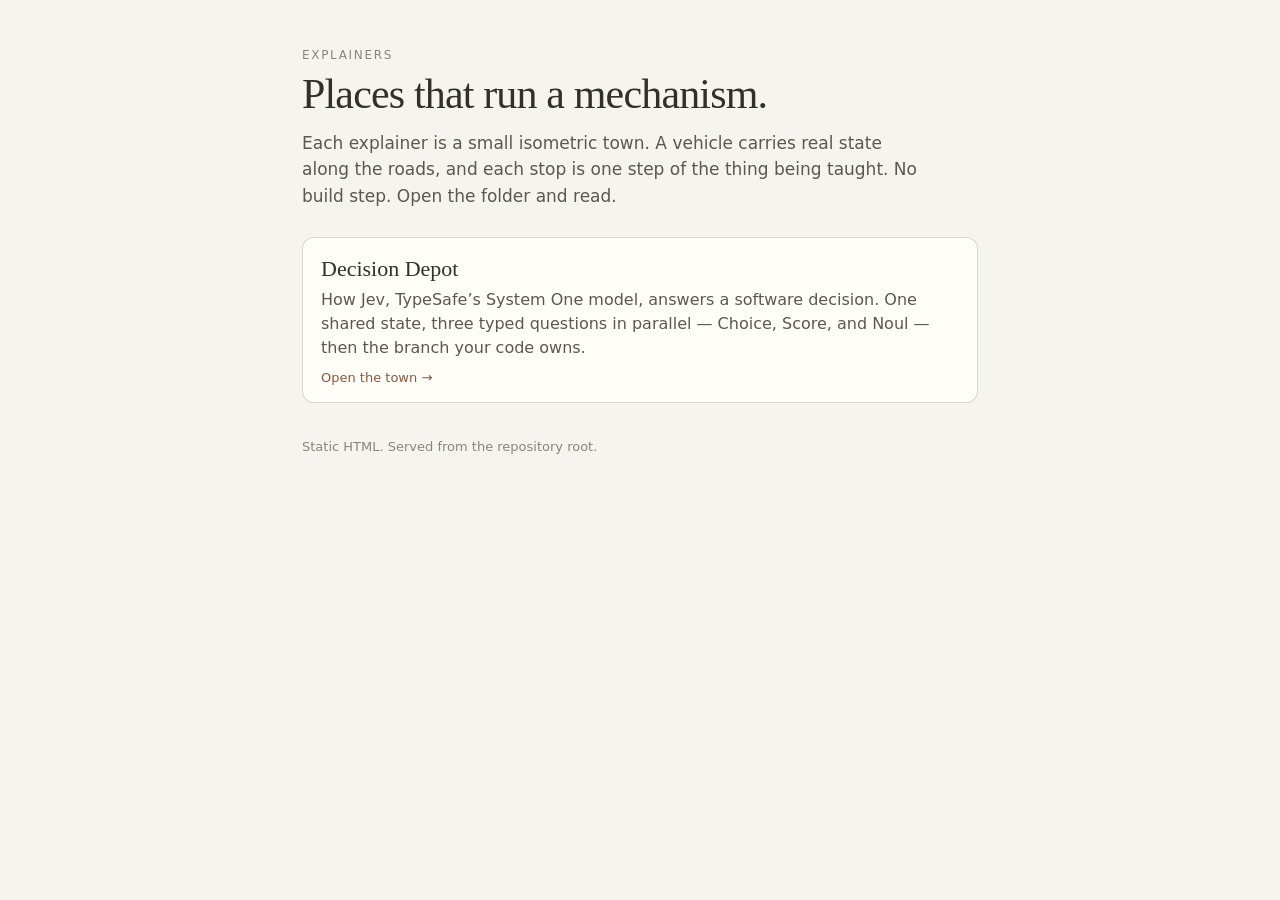
<file: index.html>
<!doctype html>
<html lang="en">
<head>
<meta charset="utf-8" />
<meta name="viewport" content="width=device-width, initial-scale=1" />
<title>Explainers</title>
<meta name="description" content="Isometric, self-narrating explainers. Each one is a small town that runs a real mechanism." />
<style>
  :root {
    --paper: #f6f4ee;
    --ink: #33302b;
    --soft: #5c574f;
    --faint: #8b857a;
    --line: rgba(90, 82, 70, 0.22);
    --card: #fffdf8;
    --accent: #8a5a3c;
    --serif: "Iowan Old Style", Palatino, "Palatino Linotype", Georgia, serif;
    --sans: system-ui, -apple-system, "Segoe UI", Roboto, sans-serif;
  }
  * { box-sizing: border-box; }
  body {
    margin: 0;
    min-height: 100%;
    background: var(--paper);
    color: var(--ink);
    font-family: var(--sans);
  }
  main {
    max-width: 720px;
    margin: 0 auto;
    padding: 48px 22px 72px;
  }
  p.kicker {
    margin: 0 0 8px;
    font-size: 12px;
    letter-spacing: 0.14em;
    text-transform: uppercase;
    color: var(--faint);
  }
  h1 {
    margin: 0 0 12px;
    font-family: var(--serif);
    font-size: 42px;
    font-weight: 500;
    letter-spacing: -0.02em;
  }
  .intro {
    margin: 0 0 28px;
    max-width: 58ch;
    font-size: 17px;
    line-height: 1.55;
    color: var(--soft);
  }
  a.card {
    display: block;
    padding: 18px 18px 16px;
    border: 1px solid var(--line);
    border-radius: 12px;
    background: var(--card);
    color: inherit;
    text-decoration: none;
  }
  a.card:hover { border-color: var(--accent); }
  a.card h2 {
    margin: 0 0 6px;
    font-family: var(--serif);
    font-size: 22px;
    font-weight: 500;
  }
  a.card p { margin: 0; color: var(--soft); line-height: 1.5; }
  a.card .go {
    display: inline-block;
    margin-top: 10px;
    color: var(--accent);
    font-size: 13px;
  }
  footer {
    margin-top: 36px;
    font-size: 13px;
    color: var(--faint);
  }
</style>
</head>
<body>
<main>
  <p class="kicker">Explainers</p>
  <h1>Places that run a mechanism.</h1>
  <p class="intro">Each explainer is a small isometric town. A vehicle carries real state along the roads, and each stop is one step of the thing being taught. No build step. Open the folder and read.</p>
  <a class="card" href="jev/">
    <h2>Decision Depot</h2>
    <p>How Jev, TypeSafe’s System One model, answers a software decision. One shared state, three typed questions in parallel — Choice, Score, and Noul — then the branch your code owns.</p>
    <span class="go">Open the town →</span>
  </a>
  <footer>Static HTML. Served from the repository root.</footer>
</main>
</body>
</html>
</file>
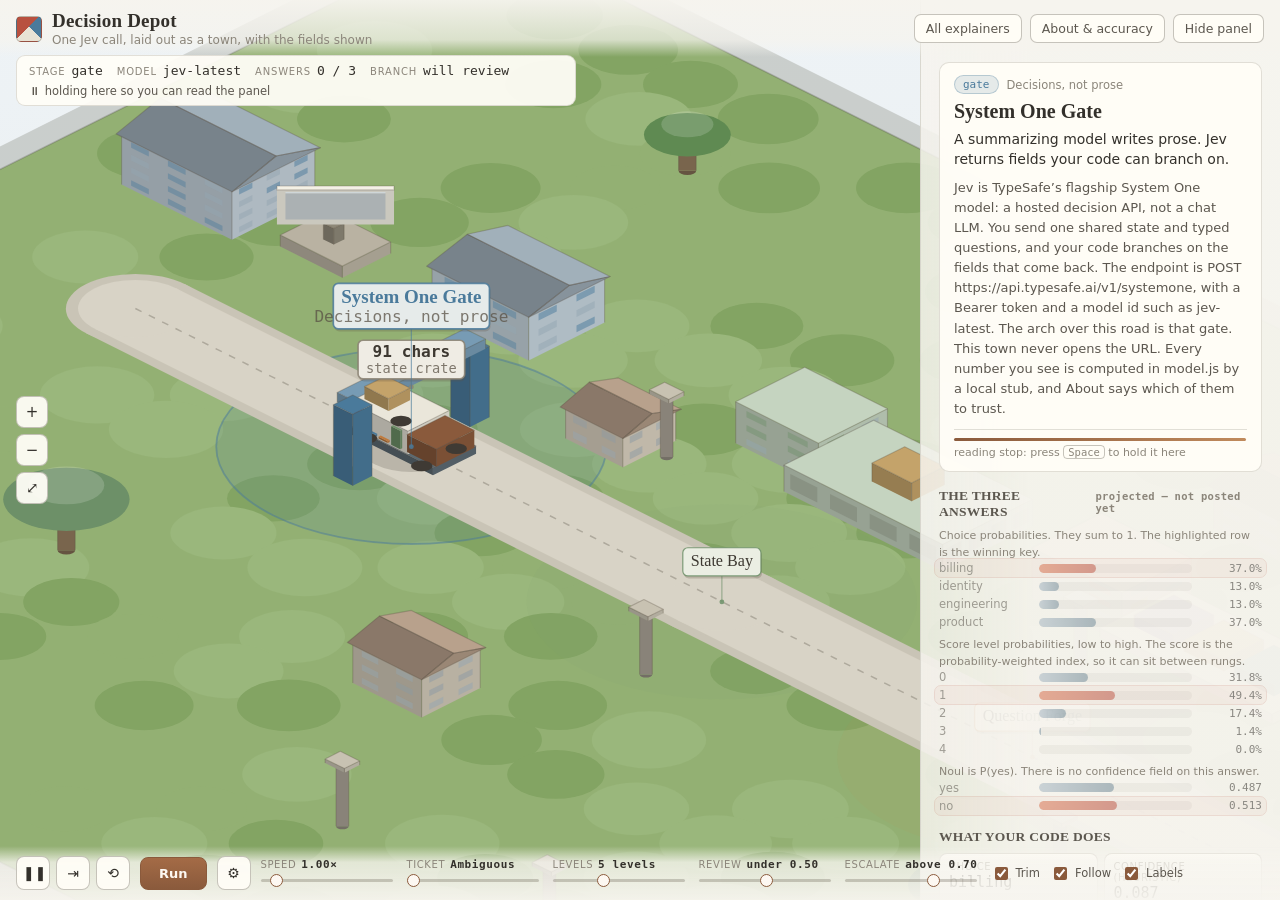
<file: jev/index.html>
<!doctype html>
<html lang="en">
<head>
<meta charset="utf-8" />
<meta name="viewport" content="width=device-width, initial-scale=1, viewport-fit=cover" />
<title>Decision Depot: How Jev Works</title>
<meta name="description" content="An isometric town that runs one TypeSafe System One call: shared state, Choice, Score, and Noul in parallel, then the code-owned branch. The numbers are a local stub, not hosted Jev." />
<link rel="stylesheet" href="css/styles.css" />
</head>
<body>

<canvas id="stage"></canvas>
<div id="tooltip" class="tooltip" hidden></div>

<header class="topbar">
  <div class="brand">
    <div class="logo" aria-hidden="true"></div>
    <div class="brand-text">
      <h1>Decision Depot</h1>
      <p>One Jev call, laid out as a town, with the fields shown</p>
    </div>
  </div>
  <div class="top-actions">
    <a class="ghost" href="../">All explainers</a>
    <button id="btn-about" class="ghost" type="button">About &amp; accuracy</button>
    <button id="btn-panel" class="ghost" type="button" aria-expanded="true">Hide panel</button>
  </div>
</header>

<div class="hud" id="hud">
  <div class="hud-item"><span class="hud-k">Stage</span><span class="hud-v" id="hud-phase">idle</span></div>
  <div class="hud-item"><span class="hud-k">Model</span><span class="hud-v" id="hud-model">jev-latest</span></div>
  <div class="hud-item"><span class="hud-k">Answers</span><span class="hud-v" id="hud-answers">0 / 3</span></div>
  <div class="hud-item"><span class="hud-k">Branch</span><span class="hud-v" id="hud-branch">—</span></div>
  <div class="hud-note" id="hud-note"></div>
</div>

<div class="zoomer" id="zoomer">
  <button id="zoom-in" type="button" title="Zoom in" aria-label="Zoom in">+</button>
  <button id="zoom-out" type="button" title="Zoom out" aria-label="Zoom out">−</button>
  <button id="zoom-fit" type="button" title="Show the whole town (or double-click the map)" aria-label="Fit whole town">⤢</button>
</div>

<aside class="inspector" id="inspector">
  <button class="sheet-handle" id="sheet-handle" type="button" aria-expanded="false" aria-controls="inspector">
    <span class="grip" aria-hidden="true"></span>
    <span class="sheet-label">Details</span>
  </button>

  <div class="stage-card">
    <div class="eyebrow">
      <span class="chip" id="stage-chip">idle</span>
      <span class="tag" id="stage-tag"></span>
    </div>
    <h2 id="stage-name">Press Run to post one call</h2>
    <p class="lede" id="stage-short">A van leaves App Yard with a support ticket in the bed and comes back with three typed answers.</p>
    <p class="muted" id="stage-body"></p>
    <div class="dwell" id="dwell" hidden>
      <i id="dwell-bar"></i>
      <span id="dwell-hint">reading stop: press <kbd>Space</kbd> to hold it here</span>
    </div>
  </div>

  <section class="sec">
    <h3>The three answers <span class="hint" id="ans-hint">projected</span></h3>
    <p class="fine">Choice probabilities. They sum to 1. The highlighted row is the winning key.</p>
    <div class="bars" id="ans-choice"></div>
    <p class="fine">Score level probabilities, low to high. The score is the probability-weighted index, so it can sit between rungs.</p>
    <div class="bars" id="ans-score"></div>
    <p class="fine">Noul is P(yes). There is no confidence field on this answer.</p>
    <div class="bars" id="ans-noul"></div>
  </section>

  <section class="sec">
    <h3>What your code does</h3>
    <div class="stats">
      <div class="stat"><span class="k">choice</span><b id="sum-choice">—</b></div>
      <div class="stat"><span class="k">Confidence (heuristic)</span><b id="sum-conf">—</b></div>
      <div class="stat"><span class="k">score</span><b id="sum-score">—</b></div>
      <div class="stat"><span class="k">noul</span><b id="sum-noul">—</b></div>
      <div class="stat"><span class="k">Input tokens (est.)</span><b id="sum-in">—</b></div>
      <div class="stat"><span class="k">Output tokens (est.)</span><b id="sum-out">—</b></div>
    </div>
    <p class="fine" id="sum-note"></p>
    <p class="state-quote" id="state-quote"></p>
  </section>

  <section class="sec">
    <h3>Stub features <span class="hint">keyword counts, not Jev</span></h3>
    <div class="stats" id="feat-list"></div>
    <p class="fine">Counted from the state string by model.js. A real Jev call does not expose these. They are here so you can see why the softmax moved.</p>
  </section>

  <section class="sec">
    <h3>Stations <span class="hint">click to fly there</span></h3>
    <div class="chips" id="district-chips"></div>
  </section>
</aside>

<footer class="dock" id="dock">
  <div class="dock-row">
    <div class="group transport">
      <button id="btn-play" class="icon" type="button" title="Play / pause (space)" aria-label="Play or pause"><span id="play-glyph">❚❚</span></button>
      <button id="btn-step" class="icon" type="button" title="Next stage (S)" aria-label="Advance one station">⇥</button>
      <button id="btn-reset" class="icon" type="button" title="Reset and replay the slow tour (R)" aria-label="Reset and replay the slow tour">⟲</button>
    </div>

    <button id="btn-run" class="primary" type="button" title="New call, keeping what you have already read">Run</button>
    <button id="btn-tune" class="icon" type="button" title="Show settings" aria-label="Show settings" aria-expanded="false" aria-controls="dock-tune">⚙</button>

    <div class="dock-tune" id="dock-tune">
      <label class="field slider">
        <span>Speed <b id="v-speed">1.0×</b></span>
        <input id="speed" type="range" min="0.4" max="8" step="0.05" value="1" aria-label="Speed" />
      </label>
      <label class="field slider">
        <span>Ticket <b id="v-ticket">Ambiguous</b></span>
        <input id="ticket" type="range" min="0" max="3" step="1" value="0" aria-label="Ticket" />
      </label>
      <label class="field slider">
        <span>Levels <b id="v-levels">5 levels</b></span>
        <input id="levels" type="range" min="2" max="10" step="1" value="5" aria-label="Score levels" />
      </label>
      <label class="field slider">
        <span>Review <b id="v-review">under 0.50</b></span>
        <input id="review" type="range" min="0.02" max="0.95" step="0.01" value="0.50" aria-label="Review if choice confidence under" />
      </label>
      <label class="field slider">
        <span>Escalate <b id="v-escalate">above 0.70</b></span>
        <input id="escalate" type="range" min="0.05" max="0.99" step="0.01" value="0.70" aria-label="Escalate if noul above" />
      </label>
      <div class="group toggles">
        <label class="toggle"><input id="trim" type="checkbox" checked /><span>Trim</span></label>
        <label class="toggle"><input id="follow" type="checkbox" checked /><span>Follow</span></label>
        <label class="toggle"><input id="labels" type="checkbox" checked /><span>Labels</span></label>
      </div>
    </div>
  </div>
</footer>

<div class="modal" id="about" hidden>
  <div class="modal-card">
    <button class="modal-close" id="about-close" type="button" aria-label="Close">×</button>
    <h2>What this is</h2>
    <p>Decision Depot is one System One call drawn as a town. A van carries a support ticket from App Yard through the System One Gate, State Bay, and the Question Forge. At the forge, Choice, Score, and Noul are filled together. The van then visits each booth so you can read the card, crosses Wire Yard, and either turns into Review Bay or drives straight to Act Gate. The lamps at the end are your if statements.</p>
    <p>The bars on the van are the vector it is carrying: keyword counts before the call, then the distribution of the booth it is reading. The crate is the state string. The three cards in the bed appear at the same stop, because one response returned all three.</p>

    <h2>How much of it is real</h2>
    <p><strong>Mandated shape, computed live in your browser:</strong> the request is <code>model</code>, <code>state</code>, and <code>questions</code>. The three questions share that state and are scored inside one <code>systemOne()</code> call, not three. Choice returns <code>choice</code>, <code>probabilities</code> (they sum to 1), and <code>confidence</code>. Score returns <code>score</code>, <code>probabilities</code>, <code>legend</code>, and <code>confidence</code>, and the score is the probability-weighted level index, so it can fall between rungs. Level count is kept inside 2–10. Noul returns <code>noul</code> in [0, 1] and no confidence field. The response is <code>model</code>, <code>answers</code> keyed by your names, and <code>usage</code>. <code>applyPolicy()</code> is ordinary code: it thresholds noul and choice confidence. The model does not return an action. All of that lives in <code>js/model.js</code>.</p>
    <p><strong>Scaled down:</strong> four Choice options instead of the API maximum of 255. One string of state instead of an object or array, both of which the API accepts. Five score levels unless you drag the slider. One call, not a batch.</p>
    <p><strong>Assumed:</strong> the four toy tickets; the footer the Trim toggle appends; a review cutoff of 0.50 and an escalate cutoff of 0.70 (the same figures appear as examples in the TypeSafe docs, and they are still your policy, not Jev’s); the word lists and the logit weights; token counts of characters divided by 4 on the way in and 12 per question on the way out. Those token numbers are marked “est.” on the panel.</p>
    <p><strong>Pedagogue fake:</strong> real Jev is a trained model at <code>POST https://api.typesafe.ai/v1/systemone</code>. This page never calls it, and it has no API key. Logits are a weighted sum of keyword counts, then a softmax or a sigmoid. Choice and Score confidence is one minus normalized Shannon entropy. TypeSafe derives confidence from the distribution and does not publish the statistic, so do not quote these confidences as Jev’s. The three booths are visited in series so each card can be read; the call itself is parallel, which is why the three cards appear together at the forge. Treat the probabilities as a worked example of the wire. Treat the shared state, the typed answers, and the code-owned branch as the lesson.</p>
    <p><strong>Scenery:</strong> the sheds, the trees, the road paint. The post heights, the ramp bead, the dial needle, the crate, and the lamps are the numbers. The rest is the town those numbers needed somewhere to happen.</p>

    <h2>Pacing</h2>
    <p>The first time the van reaches a station it stops for long enough to read that station’s write-up — between 9 and 26 seconds — and the bar under the text shows how much of the stop is left. Once every district on the trip has been explained, later runs go faster. <b>Space</b> holds a stop, <b>S</b> steps one station, and Speed scales everything, reading stops included. <b>Reset</b> (⟲) replays the slow tour. <b>Run</b> keeps what you have already read.</p>

    <h2>Controls</h2>
    <ul>
      <li><b>Space</b> play / pause · <b>S</b> advance one station · <b>R</b> reset and replay the tour · <b>F</b> follow camera · <b>L</b> labels</li>
      <li>Drag to pan, scroll to zoom, click a station for its write-up. Escape closes this panel.</li>
      <li>The view starts close on the van. The <b>⤢</b> button, or a double-click, pulls back to the whole town.</li>
    </ul>
    <p class="fine">Built from the isometric-explainer skill. Wire shapes follow the Jev brief and docs.typesafe.ai. The stub is original.</p>
  </div>
</div>

<script src="js/iso.js"></script>
<script src="js/model.js"></script>
<script src="js/world.js"></script>
<script src="js/sim.js"></script>
<script src="js/render.js"></script>
<script src="js/ui.js"></script>
<script src="js/main.js"></script>
</body>
</html>
</file>
<file: jev/css/styles.css>
/* styles.css: a light, print-like shell around a full-screen canvas.
 *
 * The canvas is fixed and full-viewport; every panel floats over it and
 * reports its own size back to main.js, which keeps the camera aimed at the
 * part of the screen that is still visible. Nothing here is domain-specific
 * except the wording, so copy the file and change the palette.
 */

:root {
  --paper: #f6f4ee;
  --ink: #33302b;
  --ink-soft: #5c574f;
  --ink-faint: #8b857a;
  --line: rgba(90, 82, 70, 0.18);
  --line-strong: rgba(90, 82, 70, 0.34);
  --card: rgba(255, 253, 247, 0.94);
  --accent: #8a5a3c;
  --good: #5f8a52;
  --warn: #c2913c;
  --hot: #b8503f;
  --hud-top: 58px;
  --dock-h: 108px;
  --serif: "Iowan Old Style", Palatino, "Palatino Linotype", Georgia, serif;
  --sans: system-ui, -apple-system, "Segoe UI", Roboto, sans-serif;
  --mono: ui-monospace, Menlo, Consolas, monospace;
}

* { box-sizing: border-box; }

html, body {
  margin: 0;
  height: 100%;
  overflow: hidden;
  background: var(--paper);
  color: var(--ink);
  font-family: var(--sans);
  -webkit-text-size-adjust: 100%;
}

#stage {
  position: fixed;
  inset: 0;
  display: block;
  touch-action: none;
  cursor: grab;
}
#stage.dragging { cursor: grabbing; }

/* ------------------------------------------------------------------ topbar */

.topbar {
  position: fixed;
  top: 0; left: 0; right: 0;
  display: flex;
  align-items: center;
  justify-content: space-between;
  gap: 12px;
  padding: 10px 16px;
  background: linear-gradient(to bottom, rgba(246, 244, 238, 0.96), rgba(246, 244, 238, 0.72) 70%, rgba(246, 244, 238, 0));
  z-index: 6;
  pointer-events: none;
}
.topbar > * { pointer-events: auto; }

.brand { display: flex; align-items: center; gap: 10px; min-width: 0; }

.logo {
  width: 26px; height: 26px;
  flex: 0 0 auto;
  border-radius: 5px;
  background:
    linear-gradient(135deg, #b8503f 0 45%, transparent 45%),
    linear-gradient(225deg, #4a7a9b 0 45%, transparent 45%),
    #e8e2d4;
  border: 1px solid var(--line-strong);
}

.brand-text { min-width: 0; }
.brand-text h1 {
  margin: 0;
  font-family: var(--serif);
  font-size: 19px;
  font-weight: 600;
  letter-spacing: 0.2px;
}
.brand-text p {
  margin: 1px 0 0;
  font-size: 12px;
  color: var(--ink-faint);
}

.top-actions { display: flex; gap: 8px; flex: 0 0 auto; }

button {
  font-family: inherit;
  font-size: 13px;
  color: var(--ink);
  cursor: pointer;
}

button.ghost, a.ghost {
  padding: 6px 11px;
  border: 1px solid var(--line-strong);
  border-radius: 7px;
  background: var(--card);
  color: var(--ink-soft);
  font-size: 12.5px;
  text-decoration: none;
}
button.ghost:hover, a.ghost:hover { border-color: var(--accent); color: var(--accent); }

/* --------------------------------------------------------------------- hud */

.hud {
  position: fixed;
  top: calc(var(--hud-top) + 4px);
  left: 16px;
  display: flex;
  flex-wrap: wrap;
  align-items: center;
  gap: 6px 14px;
  max-width: min(560px, calc(100vw - 32px));
  padding: 7px 12px;
  border: 1px solid var(--line);
  border-radius: 9px;
  background: var(--card);
  z-index: 5;
}
.hud-item { display: flex; align-items: baseline; gap: 6px; }
.hud-k {
  font-size: 10px;
  letter-spacing: 0.08em;
  text-transform: uppercase;
  color: var(--ink-faint);
}
.hud-v { font-family: var(--mono); font-size: 13px; }
.hud-note {
  flex: 1 0 100%;
  font-size: 11.5px;
  color: var(--ink-soft);
  min-height: 0;
}
.hud-note:empty { display: none; }

/* ------------------------------------------------------------------ zoomer */

.zoomer {
  position: fixed;
  left: 16px;
  top: 50%;
  transform: translateY(-50%);
  display: flex;
  flex-direction: column;
  gap: 6px;
  z-index: 5;
}
.zoomer button {
  width: 32px; height: 32px;
  display: grid;
  place-items: center;
  font-size: 15px;
  border: 1px solid var(--line-strong);
  border-radius: 8px;
  background: var(--card);
}
.zoomer button:hover { border-color: var(--accent); color: var(--accent); }

/* --------------------------------------------------------------- inspector */

.inspector {
  position: fixed;
  top: 0; right: 0;
  width: 360px;
  height: 100%;
  padding: 62px 18px calc(var(--dock-h) + 18px);
  overflow-y: auto;
  background: linear-gradient(to left, rgba(246, 244, 238, 0.97) 70%, rgba(246, 244, 238, 0.86));
  border-left: 1px solid var(--line);
  z-index: 4;
  scrollbar-width: thin;
}
.inspector.hidden { display: none; }

.sheet-handle { display: none; }

.stage-card {
  padding: 12px 14px;
  border: 1px solid var(--line);
  border-radius: 10px;
  background: var(--card);
}
.eyebrow { display: flex; align-items: center; gap: 8px; margin-bottom: 6px; }
.chip {
  padding: 2px 8px;
  border: 1px solid var(--line-strong);
  border-radius: 999px;
  font-family: var(--mono);
  font-size: 11px;
}
.tag { font-size: 11.5px; color: var(--ink-faint); }

.stage-card h2 {
  margin: 2px 0 6px;
  font-family: var(--serif);
  font-size: 20px;
  font-weight: 600;
}
.lede { margin: 0 0 8px; font-size: 14px; line-height: 1.45; }
.muted { margin: 0; font-size: 13px; line-height: 1.55; color: var(--ink-soft); }

.dwell {
  position: relative;
  margin-top: 10px;
  padding-top: 8px;
  border-top: 1px solid var(--line);
  font-size: 11px;
  color: var(--ink-faint);
}
.dwell i {
  display: block;
  height: 3px;
  margin-bottom: 5px;
  border-radius: 2px;
  background: linear-gradient(90deg, var(--accent), #c08a5c);
  transition: width 0.12s linear;
}
kbd {
  padding: 0 4px;
  border: 1px solid var(--line-strong);
  border-radius: 4px;
  font-family: var(--mono);
  font-size: 10.5px;
}

.sec { margin-top: 16px; }
.sec h3 {
  display: flex;
  align-items: baseline;
  justify-content: space-between;
  gap: 8px;
  margin: 0 0 8px;
  font-family: var(--serif);
  font-size: 13.5px;
  font-weight: 600;
  letter-spacing: 0.02em;
  text-transform: uppercase;
  color: var(--ink-soft);
}
.hint { font-family: var(--mono); font-size: 10.5px; text-transform: none; color: var(--ink-faint); }
.fine { margin: 8px 0 0; font-size: 11px; line-height: 1.5; color: var(--ink-faint); }
.state-quote {
  margin: 8px 0 0;
  font-family: var(--mono);
  font-size: 11px;
  line-height: 1.45;
  color: var(--ink-soft);
}

/* ---- bar lists (the waterfall) ---- */

.bars { display: flex; flex-direction: column; gap: 4px; }
.bar {
  display: grid;
  grid-template-columns: 92px 1fr 62px;
  align-items: center;
  gap: 8px;
  font-size: 11.5px;
  opacity: 0.55;
}
.bar.paid { opacity: 1; }
.bar.live {
  padding: 2px 4px;
  margin: -2px -4px;
  border-radius: 6px;
  background: rgba(184, 80, 63, 0.09);
  outline: 1px solid rgba(184, 80, 63, 0.28);
}
.bar.cut { opacity: 0.34; }
.bar .lbl {
  overflow: hidden;
  text-overflow: ellipsis;
  white-space: nowrap;
  color: var(--ink-soft);
}
.bar .track {
  height: 9px;
  border-radius: 5px;
  background: rgba(90, 82, 70, 0.1);
  overflow: hidden;
}
.bar .fill {
  display: block;
  height: 100%;
  border-radius: 5px;
  background: linear-gradient(90deg, #a8b8c4, #6f8794);
  transition: width 0.18s ease-out;
}
.bar.paid .fill { background: linear-gradient(90deg, #c9906a, #a8603c); }
.bar.live .fill { background: linear-gradient(90deg, #d8724f, #b8503f); }
.bar .val { font-family: var(--mono); font-size: 11px; text-align: right; color: var(--ink); }

/* ---- stat grid ---- */

.stats {
  display: grid;
  grid-template-columns: 1fr 1fr;
  gap: 6px;
}
.stat {
  padding: 7px 9px;
  border: 1px solid var(--line);
  border-radius: 8px;
  background: var(--card);
}
.stat .k {
  display: block;
  font-size: 10px;
  letter-spacing: 0.06em;
  text-transform: uppercase;
  color: var(--ink-faint);
}
.stat b { font-family: var(--mono); font-size: 15px; font-weight: 500; }

/* ---- chips ---- */

.chips { display: flex; flex-wrap: wrap; gap: 5px; }
.chips button {
  padding: 4px 9px;
  border: 1px solid var(--line-strong);
  border-radius: 999px;
  background: var(--card);
  font-size: 11.5px;
  color: var(--ink-soft);
}
.chips button:hover { border-color: var(--accent); color: var(--accent); }
.chips button.on {
  border-color: var(--accent);
  background: rgba(138, 90, 60, 0.12);
  color: var(--accent);
}

/* -------------------------------------------------------------------- dock */

.dock {
  position: fixed;
  left: 0; right: 0; bottom: 0;
  padding: 10px 16px calc(10px + env(safe-area-inset-bottom));
  background: linear-gradient(to top, rgba(246, 244, 238, 0.97), rgba(246, 244, 238, 0.8) 70%, rgba(246, 244, 238, 0));
  z-index: 6;
}
.dock-row {
  display: flex;
  align-items: center;
  flex-wrap: wrap;
  gap: 10px;
}
.group { display: flex; align-items: center; gap: 6px; }

button.icon {
  width: 34px; height: 34px;
  display: grid;
  place-items: center;
  font-size: 14px;
  border: 1px solid var(--line-strong);
  border-radius: 8px;
  background: var(--card);
}
button.icon:hover { border-color: var(--accent); color: var(--accent); }

button.primary {
  padding: 8px 18px;
  border: 1px solid #8a5a3c;
  border-radius: 8px;
  background: linear-gradient(to bottom, #a46b46, #8a5a3c);
  color: #fdf8f2;
  font-size: 13px;
  font-weight: 600;
}
button.primary:hover { filter: brightness(1.07); }

.dock-tune {
  display: flex;
  align-items: center;
  flex-wrap: wrap;
  gap: 10px 14px;
  flex: 1 1 auto;
}

.field { display: flex; flex-direction: column; gap: 2px; min-width: 0; }
.field > span {
  display: flex;
  align-items: baseline;
  gap: 5px;
  font-size: 10px;
  letter-spacing: 0.06em;
  text-transform: uppercase;
  color: var(--ink-faint);
  white-space: nowrap;
}
.field > span b { font-family: var(--mono); font-size: 11px; text-transform: none; color: var(--ink); }
.field.slider { width: 132px; }

input[type="range"] {
  width: 100%;
  height: 16px;
  margin: 0;
  appearance: none;
  background: transparent;
}
input[type="range"]::-webkit-slider-runnable-track {
  height: 3px;
  border-radius: 2px;
  background: rgba(90, 82, 70, 0.28);
}
input[type="range"]::-webkit-slider-thumb {
  appearance: none;
  width: 13px; height: 13px;
  margin-top: -5px;
  border: 1px solid #8a5a3c;
  border-radius: 50%;
  background: #fdf8f2;
}
input[type="range"]::-moz-range-track {
  height: 3px;
  border-radius: 2px;
  background: rgba(90, 82, 70, 0.28);
}
input[type="range"]::-moz-range-thumb {
  width: 13px; height: 13px;
  border: 1px solid #8a5a3c;
  border-radius: 50%;
  background: #fdf8f2;
}

.toggles { flex-wrap: wrap; gap: 4px 10px; }
.toggle {
  display: flex;
  align-items: center;
  gap: 5px;
  font-size: 11.5px;
  color: var(--ink-soft);
  cursor: pointer;
  white-space: nowrap;
}
.toggle input { accent-color: #8a5a3c; }

/* ------------------------------------------------------------------ modal */

.modal {
  position: fixed;
  inset: 0;
  display: grid;
  place-items: center;
  padding: 20px;
  background: rgba(48, 44, 38, 0.42);
  z-index: 20;
}
.modal[hidden] { display: none; }
.modal-card {
  position: relative;
  max-width: 640px;
  max-height: 84vh;
  overflow-y: auto;
  padding: 22px 26px;
  border: 1px solid var(--line-strong);
  border-radius: 12px;
  background: #fffdf7;
  box-shadow: 0 18px 50px rgba(60, 52, 42, 0.24);
}
.modal-card h2 {
  margin: 18px 0 6px;
  font-family: var(--serif);
  font-size: 17px;
}
.modal-card h2:first-of-type { margin-top: 0; }
.modal-card p, .modal-card li { font-size: 13.5px; line-height: 1.6; color: var(--ink-soft); }
.modal-card p { margin: 0 0 8px; }
.modal-card code {
  padding: 1px 4px;
  border-radius: 4px;
  background: rgba(90, 82, 70, 0.09);
  font-family: var(--mono);
  font-size: 12px;
}
.modal-card strong { color: var(--ink); }
.modal-close {
  position: absolute;
  top: 10px; right: 12px;
  width: 28px; height: 28px;
  border: 1px solid var(--line);
  border-radius: 7px;
  background: var(--card);
  font-size: 16px;
  line-height: 1;
}

/* ---------------------------------------------------------------- tooltip */

.tooltip {
  position: fixed;
  max-width: 250px;
  padding: 7px 10px;
  border: 1px solid var(--line-strong);
  border-radius: 8px;
  background: #fffdf7;
  box-shadow: 0 6px 18px rgba(60, 52, 42, 0.16);
  font-size: 11.5px;
  line-height: 1.45;
  color: var(--ink-soft);
  pointer-events: none;
  z-index: 10;
}
.tooltip b { display: block; margin-bottom: 2px; font-family: var(--serif); font-size: 13px; color: var(--ink); }

/* -------------------------------------------------------------- responsive
   On a phone the inspector becomes a bottom sheet that sits above the dock and
   opens to full height when tapped. main.js measures its height and keeps the
   camera above it. */

@media (max-width: 900px) {
  .brand-text p { display: none; }
  .zoomer { top: auto; bottom: calc(var(--dock-h) + 130px); transform: none; }

  .inspector {
    top: auto;
    bottom: var(--dock-h);
    left: 0; right: 0;
    width: auto;
    height: auto;
    max-height: 38vh;
    padding: 0 14px 12px;
    border-left: 0;
    border-top: 1px solid var(--line-strong);
    border-radius: 12px 12px 0 0;
    background: rgba(246, 244, 238, 0.97);
    transition: max-height 0.18s ease-out;
  }
  .inspector.open { max-height: 76vh; }
  .inspector .sec { display: none; }
  .inspector.open .sec { display: block; }

  .sheet-handle {
    position: sticky;
    top: 0;
    display: flex;
    align-items: center;
    justify-content: center;
    gap: 8px;
    width: 100%;
    padding: 7px 0 6px;
    border: 0;
    background: transparent;
  }
  .sheet-handle .grip {
    width: 34px; height: 3px;
    border-radius: 2px;
    background: var(--line-strong);
  }
  .sheet-label {
    font-size: 10px;
    letter-spacing: 0.08em;
    text-transform: uppercase;
    color: var(--ink-faint);
  }

  .dock-tune {
    display: none;
    width: 100%;
  }
  .dock.tune-open .dock-tune { display: flex; }
  .field.slider { width: calc(50% - 10px); }
}
</file>
